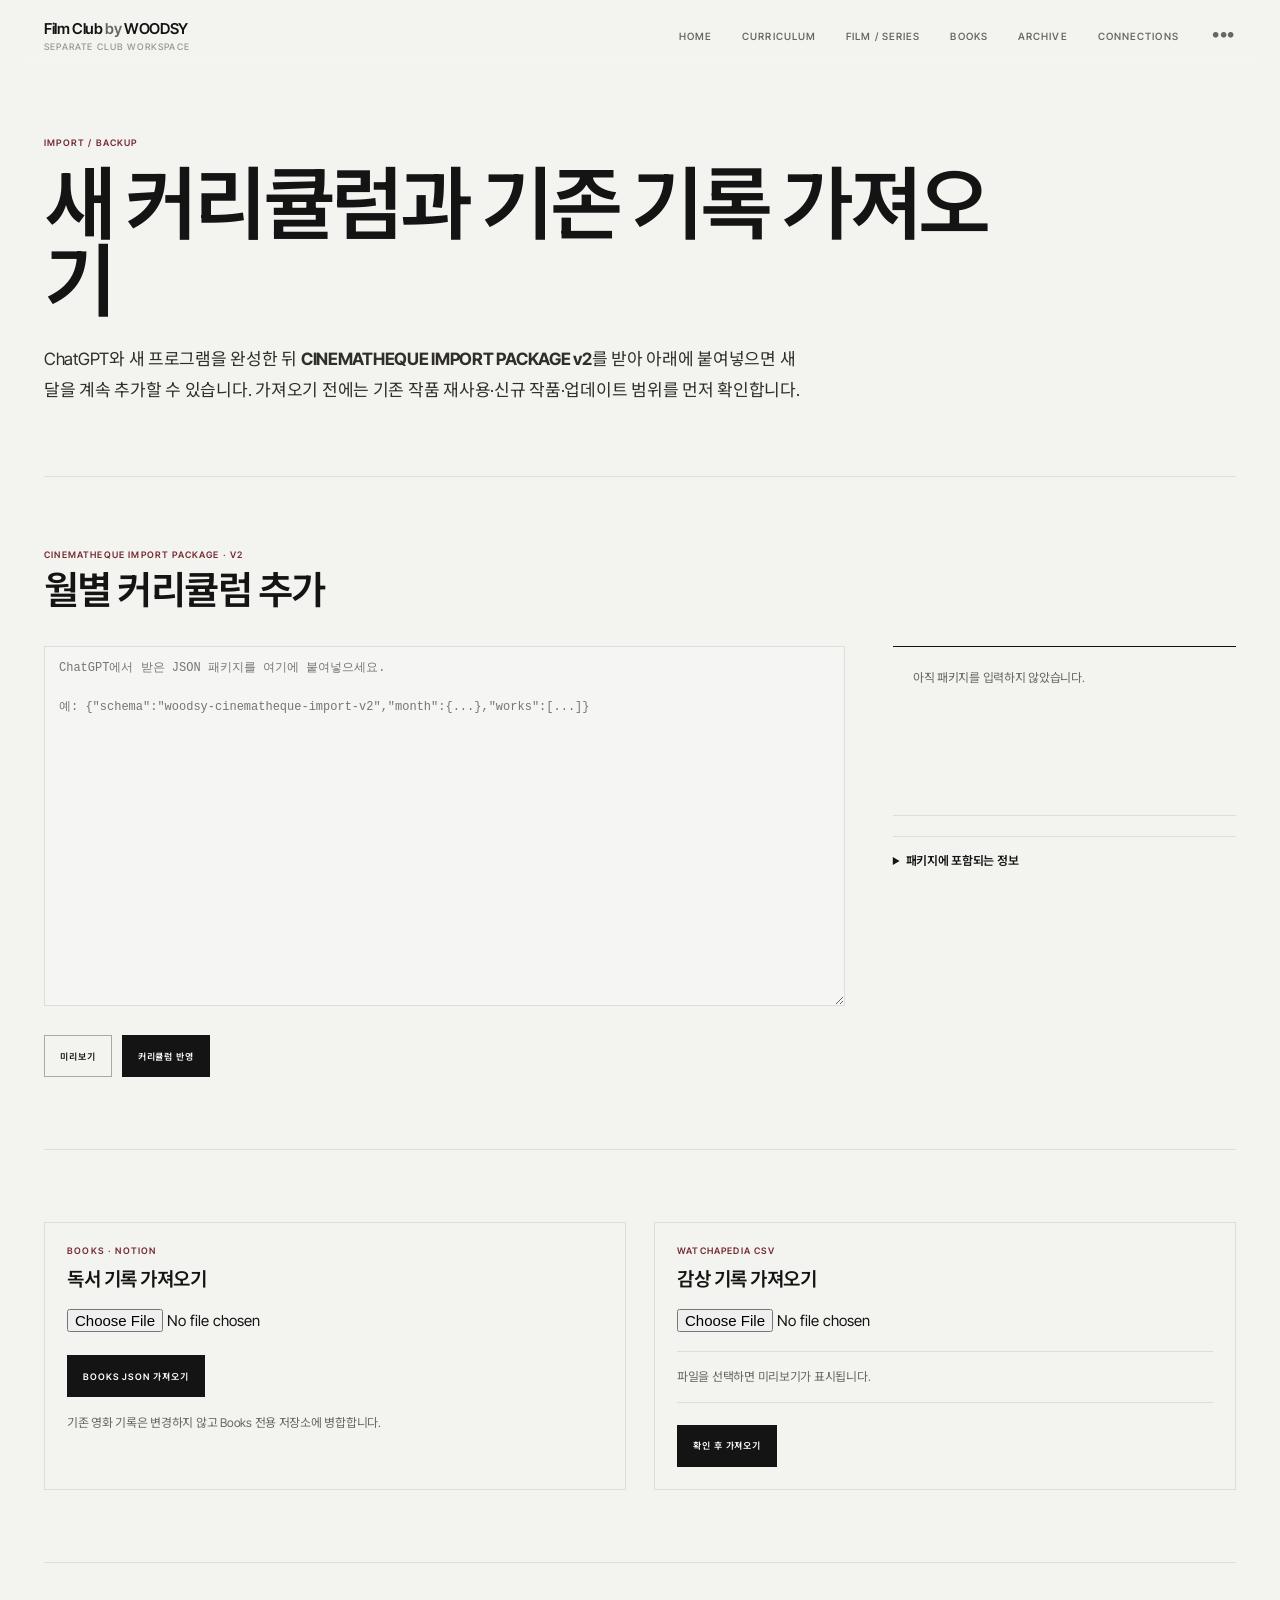
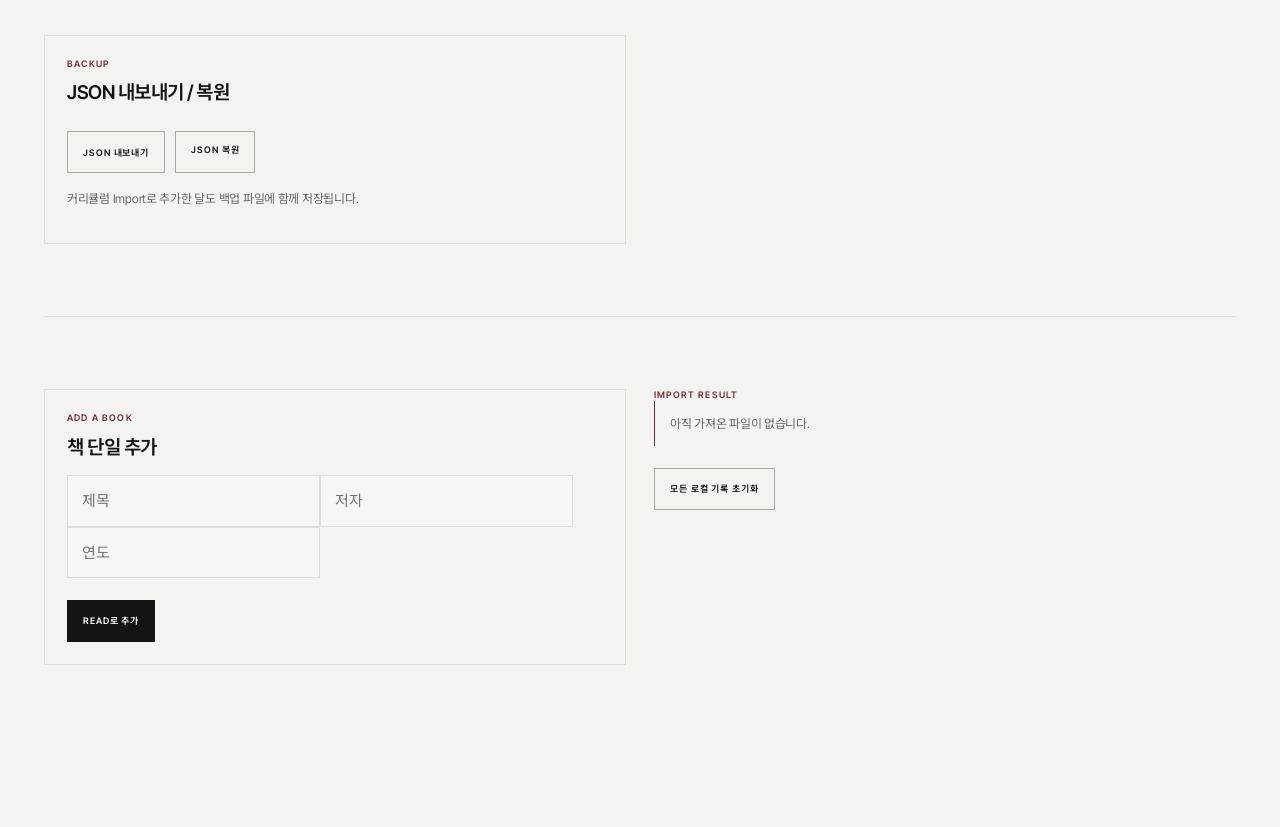
<file: club.html>
<!doctype html>
<html lang="ko">
<head>
  <meta charset="utf-8" />
  <meta name="viewport" content="width=device-width, initial-scale=1" />
  <meta name="theme-color" content="#f3f3f0" />
  <meta http-equiv="Cache-Control" content="no-cache, no-store, must-revalidate" />
  <title>Film Club by WOODSY</title>
  <link rel="preconnect" href="https://fonts.googleapis.com">
  <link rel="preconnect" href="https://fonts.gstatic.com" crossorigin>
  <link href="https://fonts.googleapis.com/css2?family=Inter+Tight:wght@400;500;600;700&family=Noto+Sans+KR:wght@400;500;600;700&display=swap" rel="stylesheet">
  <link rel="stylesheet" href="./styles.css?v=25" />
</head>
<body>
  <div id="app"></div>
  <script>window.CINEMA_SITE_PRESET='club';if(!location.hash)location.hash='#import';</script>
  <script src="./site-config.js?v=25"></script>
  <script src="./data.js?v=25"></script>
  <script src="./curation.js?v=25"></script>
  <script src="./curation-supp.js?v=25"></script>
  <script src="./supp-visuals.js?v=25"></script>
  <script src="./stills.js?v=25"></script>
  <script src="./views-a.js?v=25"></script>
  <script src="./views-b.js?v=25"></script>
  <script src="./actions.js?v=25"></script>
  <script src="./actions-extra.js?v=25"></script>
  <script src="./curriculum-import.js?v=25"></script>
  <script src="./events.js?v=25"></script>
  <script src="./events-extra.js?v=25"></script>
</body>
</html>
</file>
<file: styles.css>
:root{
  --bg:#f6f1e7;
  --paper:#fbf8f1;
  --ink:#171614;
  --soft:#6e6961;
  --muted:#8f887f;
  --line:#d8d0c3;
  --line-strong:#8f887f;
  --accent:#8a2c2c;
  --wash:#ece5d9;
}
*{box-sizing:border-box}
html{scroll-behavior:smooth}
body{
  margin:0;background:var(--bg);color:var(--ink);
  font-family:"Noto Sans KR","Apple SD Gothic Neo","Malgun Gothic",system-ui,sans-serif;
  font-size:15px;line-height:1.72;letter-spacing:-.01em;
  -webkit-font-smoothing:antialiased;
}
::selection{background:var(--accent);color:#fff}
a{color:inherit;text-decoration:none}
button,input,select,textarea{font:inherit;color:inherit}
button{cursor:pointer}
.shell{max-width:1180px;margin:0 auto;padding:0 40px 90px}

/* chrome */
.topbar{
  position:sticky;top:0;z-index:30;background:rgba(246,241,231,.95);
  backdrop-filter:blur(10px);border-bottom:1px solid var(--line);
}
.topbar-inner{
  max-width:1180px;margin:0 auto;padding:18px 40px;display:flex;
  gap:28px;align-items:center;justify-content:space-between;
}
.brand{font-size:16px;font-weight:650;letter-spacing:-.03em;line-height:1.2}
.brand small{
  display:block;margin-top:5px;color:var(--soft);font-size:10px;font-weight:500;
  letter-spacing:.18em;text-transform:uppercase;
}
.nav{display:flex;gap:27px;align-items:center;flex-wrap:wrap}
.nav a{
  border:0;background:none;padding:5px 0;color:var(--soft);
  font-size:10px;font-weight:600;letter-spacing:.18em;text-transform:uppercase;
  transition:color .18s ease;
}
.nav a.active,.nav a:hover{color:var(--accent)}
.mobile-nav{display:none}

/* type */
h1,h2,h3,p{margin-top:0}
h1{
  max-width:1000px;margin:18px 0 24px;
  font-size:clamp(38px,6.2vw,82px);font-weight:700;
  line-height:.97;letter-spacing:-.055em;
}
h2{
  margin:10px 0 18px;font-size:clamp(26px,3.2vw,46px);
  font-weight:650;line-height:1.08;letter-spacing:-.04em;
}
h3{margin:8px 0 12px;font-size:19px;font-weight:650;letter-spacing:-.025em}
.eyebrow{
  font-size:10px;line-height:1.25;font-weight:650;letter-spacing:.18em;
  text-transform:uppercase;color:var(--soft);
}
.section>.eyebrow,.card>.eyebrow,.feature-copy>.eyebrow,.detail-copy>.eyebrow{color:var(--accent)}
.lede{max-width:760px;color:#302e2a;font-size:17px;line-height:1.8}
.program-note{max-width:760px;color:var(--soft);font-size:14px;line-height:1.95}
.muted{color:var(--soft)}.small{font-size:12px}.empty{padding:28px 0;color:var(--soft)}

/* page rhythm */
.hero{padding:64px 0 54px;border-bottom:1px solid var(--line)}
.section{padding:54px 0;border-bottom:1px solid var(--line)}
.section-head{
  display:flex;justify-content:space-between;align-items:flex-end;gap:24px;margin-bottom:30px;
}
.section-head h2{margin-bottom:0}
.grid{display:grid;gap:28px}
.grid.two{grid-template-columns:repeat(2,minmax(0,1fr))}
.grid.three{grid-template-columns:repeat(3,minmax(0,1fr))}
.rule-top{border-top:1px solid var(--line)}
.rule-bottom{border-bottom:1px solid var(--line)}

/* month + progress */
.month-switch{display:flex;gap:8px;flex-wrap:wrap;margin-top:30px}
.month-switch button,.pill{
  min-height:38px;border:1px solid var(--line);background:transparent;border-radius:0;
  padding:8px 12px;color:var(--soft);font-size:10px;font-weight:600;
  letter-spacing:.12em;text-transform:uppercase;transition:all .18s ease;
}
.month-switch button:hover{border-color:var(--line-strong);color:var(--ink)}
.month-switch button.active,.pill.active{background:var(--ink);color:#fff;border-color:var(--ink)}
.progress-wrap{margin-top:34px;max-width:620px}
.progress-meta{
  display:flex;justify-content:space-between;margin-bottom:10px;color:var(--soft);
  font-size:10px;font-weight:600;letter-spacing:.16em;text-transform:uppercase;
}
.progress{height:4px;background:var(--wash);overflow:hidden}
.progress span{display:block;height:100%;background:var(--accent);transition:width .25s ease}

/* actions */
.btn,.complete-btn{
  min-height:44px;border:1px solid var(--ink);border-radius:0;background:var(--ink);color:#fff;
  padding:10px 16px;font-size:10px;font-weight:650;letter-spacing:.13em;text-transform:uppercase;
  transition:all .18s ease;
}
.btn:hover,.complete-btn:hover{background:var(--accent);border-color:var(--accent)}
.btn.secondary,.complete-btn:not(.done){
  background:transparent;color:var(--ink);border-color:var(--line-strong);
}
.btn.secondary:hover,.complete-btn:not(.done):hover{color:var(--accent);border-color:var(--accent);background:transparent}
.complete-btn.done{background:var(--ink);color:#fff}
.actions{display:flex;gap:10px;flex-wrap:wrap;margin-top:22px}
.link-button{
  border:0;background:none;padding:0;color:var(--soft);font-size:10px;font-weight:650;
  letter-spacing:.16em;text-transform:uppercase;text-decoration:underline;
  text-decoration-thickness:1px;text-underline-offset:4px;text-decoration-color:var(--line-strong);
}
.link-button:hover{color:var(--accent);text-decoration-color:var(--accent)}

/* stills / typographic visuals */
.visual{
  position:relative;overflow:hidden;aspect-ratio:16/9;min-height:0;
  background:#24211e;color:#fff;display:flex;flex-direction:column;justify-content:space-between;
}
.visual-fallback{padding:24px;background:linear-gradient(135deg,#292724,#4e4942)}
.visual-fallback .visual-top{
  display:flex;justify-content:space-between;gap:12px;color:rgba(255,255,255,.7);
}
.visual-fallback .glyph{font-size:clamp(24px,5vw,60px);font-weight:700;line-height:1}
.visual-fallback .big{
  max-width:80%;font-size:clamp(26px,4.1vw,48px);font-weight:700;
  line-height:1.02;letter-spacing:-.05em;
}
.visual-still{background:#1a1917}
.visual-still>img{
  position:absolute;inset:0;width:100%;height:100%;display:block;object-fit:cover;
}
.still-credit{
  position:absolute;right:12px;bottom:10px;z-index:2;margin:0;
  color:rgba(255,255,255,.75);font-size:9px;letter-spacing:.11em;text-transform:uppercase;
  text-shadow:0 1px 6px rgba(0,0,0,.4);
}
.work-thumb{
  position:relative;overflow:hidden;width:120px;aspect-ratio:16/9;background:#2c2925;
}
.work-thumb img{position:absolute;inset:0;z-index:1;width:100%;height:100%;object-fit:cover;display:block}
.work-thumb-fallback{
  position:absolute;inset:0;z-index:0;width:100%;height:100%;display:flex;align-items:flex-end;padding:9px;
  color:#fff;background:linear-gradient(135deg,#302c28,#6b6258);
}
.work-thumb-fallback span{
  display:-webkit-box;-webkit-box-orient:vertical;-webkit-line-clamp:2;overflow:hidden;
  font-size:10px;font-weight:650;line-height:1.25;letter-spacing:-.02em;
}

/* home feature */
.feature-grid{
  display:grid;grid-template-columns:minmax(0,1fr) minmax(0,1.15fr);gap:56px;align-items:start;
}
.feature-copy h2{margin-top:14px}
.feature-meta{
  color:var(--soft);font-size:12px;line-height:1.7;font-style:italic;
}
.feature-note{margin-top:28px;max-width:620px;color:var(--ink);font-size:14px;line-height:1.9}
.feature-kv{
  display:grid;grid-template-columns:100px 1fr;gap:12px;padding:10px 0;border-top:1px solid var(--line);
  font-size:12px;
}
.feature-kv:last-child{border-bottom:1px solid var(--line)}
.feature-kv span{color:var(--soft);font-size:10px;letter-spacing:.13em;text-transform:uppercase}

/* lists */
.work-row{
  display:grid;grid-template-columns:34px 120px minmax(0,1fr) auto;gap:24px;
  padding:24px 0;border-top:1px solid var(--line);align-items:center;
}
.work-row:last-child{border-bottom:1px solid var(--line)}
.index{align-self:start;padding-top:2px;color:var(--accent);font-size:10px;font-variant-numeric:tabular-nums}
.work-title{font-size:21px;font-weight:650;letter-spacing:-.028em;line-height:1.35}
.work-title:hover{color:var(--accent)}
.work-meta{margin-top:4px;color:var(--soft);font-size:11px}
.chips{display:flex;flex-wrap:wrap;gap:7px;margin-top:12px}
.chip,.status-badge{
  display:inline-flex;align-items:center;min-height:28px;border:1px solid var(--line);border-radius:0;
  padding:4px 8px;color:var(--soft);font-size:9px;font-weight:600;letter-spacing:.08em;text-transform:uppercase;
}
.status-badge.revisit{border-color:var(--accent);color:var(--accent)}

/* cards */
.card{border-top:1px solid var(--ink);padding-top:18px}
.card.soft,.filebox{
  border:1px solid var(--line);background:rgba(255,255,255,.18);padding:22px;
}
.supp-card .work-thumb{width:100%;margin-bottom:18px}
.supp-card h3{font-size:18px}
.notice{
  border-left:2px solid var(--accent);padding:12px 15px;background:rgba(138,44,44,.04);
  color:var(--soft);font-size:12px;line-height:1.75;
}

/* detail */
.detail-intro{padding:34px 0 0}
.detail-layout{
  display:grid;grid-template-columns:minmax(0,5fr) minmax(0,7fr);gap:56px;
  align-items:start;padding:38px 0 56px;
}
.detail-copy h1{
  margin:14px 0 12px;font-size:clamp(38px,5vw,66px);line-height:.98;letter-spacing:-.05em;
}
.detail-original{margin-bottom:26px;color:var(--soft);font-size:16px;font-style:italic}
.detail-meta{
  display:grid;grid-template-columns:repeat(3,minmax(0,1fr));gap:0;border-top:1px solid var(--line);
  padding-top:20px;margin-top:26px;
}
.detail-meta>div{padding-right:18px}
.detail-meta dt{color:var(--soft);font-size:9px;font-weight:650;letter-spacing:.14em;text-transform:uppercase}
.detail-meta dd{margin:5px 0 0;font-size:12px}
.kv{
  display:grid;grid-template-columns:125px 1fr;gap:12px;padding:10px 0;border-top:1px solid var(--line);font-size:12px;
}
.kv:last-child{border-bottom:1px solid var(--line)}
.kv span{color:var(--soft);font-size:9px;letter-spacing:.13em;text-transform:uppercase}
.detail-section-grid{display:grid;grid-template-columns:1fr 1fr;gap:58px}
.connections-grid{display:grid;grid-template-columns:repeat(3,minmax(0,1fr));gap:22px}
.connection-card{border-top:1px solid var(--line);padding-top:14px}
.connection-card .work-thumb{width:100%}
.connection-card strong{display:block;margin-top:12px;font-size:13px}
.backlink{
  display:inline-block;color:var(--soft);font-size:10px;font-weight:650;letter-spacing:.16em;text-transform:uppercase;
  text-decoration:underline;text-underline-offset:4px;text-decoration-color:var(--line-strong);
}
.backlink:hover{color:var(--accent);text-decoration-color:var(--accent)}

/* forms/library */
textarea,.search,.select{
  border:1px solid var(--line);border-radius:0;background:transparent;padding:12px 14px;outline:none;
}
textarea{width:100%;min-height:150px;resize:vertical;line-height:1.75}
textarea:focus,.search:focus,.select:focus{border-color:var(--line-strong)}
.toolbar{display:flex;gap:9px;flex-wrap:wrap;margin:22px 0}
.search{flex:1;min-width:230px;min-height:44px}
.select{min-height:44px;background:var(--paper)}
.library-list{display:grid}
.library-row{
  display:grid;grid-template-columns:1.5fr .7fr .5fr .5fr;gap:18px;padding:14px 0;
  border-top:1px solid var(--line);font-size:12px;
}
.library-row.header{color:var(--soft);font-size:9px;font-weight:650;letter-spacing:.13em;text-transform:uppercase}
.library-row:last-child{border-bottom:1px solid var(--line)}

/* notes */
.notes-list .note-item{
  display:grid;grid-template-columns:280px minmax(0,1fr);gap:38px;padding:26px 0;border-top:1px solid var(--line);
}
.notes-list .note-item:last-child{border-bottom:1px solid var(--line)}
.note-item strong{font-size:16px}
.note-item .small{font-size:13px;line-height:1.8}

/* map */
.mapbox{
  position:relative;min-height:560px;border:1px solid var(--line);background:rgba(251,248,241,.65);overflow:auto;
}
.map-inner{position:relative;min-width:900px;height:560px}
.node{
  position:absolute;transform:translate(-50%,-50%);border:1px solid var(--line-strong);
  background:var(--bg);border-radius:999px;padding:8px 11px;font-size:10px;white-space:nowrap;
}
.node.core{border-color:var(--ink)}
.node.done{background:var(--accent);border-color:var(--accent);color:#fff}
.node.historical{box-shadow:0 0 0 2px rgba(138,44,44,.12)}
.node.concept{background:var(--wash);font-style:italic}
.map-lines{position:absolute;inset:0;width:100%;height:100%;pointer-events:none}
.map-lines line{stroke:#b8afa1;stroke-width:1}

/* archive */
.archive-grid{display:grid;grid-template-columns:repeat(4,minmax(0,1fr));gap:1px;background:var(--line)}
.stamp{background:var(--bg);padding:22px;min-height:170px}
.stamp.unlocked{background:var(--paper)}
.stamp .count{margin:18px 0 8px;font-size:38px;font-weight:650;letter-spacing:-.05em}
.footer{padding:42px 0;color:var(--soft);font-size:11px}

/* admin */
.admin-panel{border-top:1px solid var(--ink);padding-top:18px}
.admin-panel .select{width:100%;margin:0 0 12px}
.admin-label{
  display:block;margin-top:16px;color:var(--accent);font-size:10px;font-weight:650;
  letter-spacing:.1em;text-transform:uppercase;
}
.admin-label .search,.admin-label .select,.admin-label textarea{
  display:block;width:100%;margin-top:7px;color:var(--ink);font-weight:400;letter-spacing:0;text-transform:none;
}
.admin-preview{margin-top:22px}

@media(max-width:900px){
  .shell{padding:0 22px 70px}
  .topbar-inner{padding:16px 22px}
  .nav{display:none}
  .mobile-nav{
    display:flex;overflow:auto;gap:18px;padding:10px 22px;border-bottom:1px solid var(--line);background:var(--bg);
  }
  .mobile-nav a{
    flex:0 0 auto;color:var(--soft);font-size:9px;font-weight:650;letter-spacing:.14em;text-transform:uppercase;
  }
  .mobile-nav a.active{color:var(--accent)}
  .feature-grid,.detail-layout,.detail-section-grid,.grid.two,.grid.three{grid-template-columns:1fr}
  .feature-grid,.detail-layout{gap:32px}
  .detail-layout{padding-top:28px}
  .archive-grid{grid-template-columns:repeat(2,1fr)}
  .work-row{grid-template-columns:32px minmax(0,1fr);gap:14px}
  .work-row .work-thumb{display:none}
  .work-row>.complete-btn{grid-column:2;justify-self:start}
  .notes-list .note-item{grid-template-columns:1fr;gap:8px}
  .connections-grid{grid-template-columns:repeat(2,minmax(0,1fr))}
  .library-row{grid-template-columns:1fr .55fr}
  .library-row>*:nth-child(3),.library-row>*:nth-child(4){display:none}
}
@media(max-width:560px){
  .hero{padding:46px 0 38px}
  .section{padding:42px 0}
  h1{font-size:clamp(36px,12vw,58px)}
  .detail-copy h1{font-size:clamp(36px,11vw,54px)}
  .detail-meta{grid-template-columns:1fr 1fr;gap:18px 0}
  .connections-grid{grid-template-columns:1fr}
  .archive-grid{grid-template-columns:1fr}
  .month-switch{gap:6px}
  .month-switch button{font-size:9px}
}


/* Lovable parity refinements */
.accent-label{color:var(--accent)!important}
.unlocked-chip{border-color:var(--accent);color:var(--accent)}
.editorial-block{margin-top:30px}
.viewing-points{list-style:none;margin:18px 0 0;padding:0;display:grid;gap:14px}
.viewing-points li{display:grid;grid-template-columns:30px minmax(0,1fr);gap:14px;align-items:start}
.viewing-points li>span{color:var(--accent);font-size:10px;font-weight:700;letter-spacing:.08em;font-variant-numeric:tabular-nums;padding-top:3px}
.viewing-points li p{margin:0;font-size:13px;line-height:1.85}
.direct-quote{margin:34px 0 0;border-left:2px solid var(--accent);padding:2px 0 2px 20px}
.direct-quote strong{display:block;font-size:clamp(20px,2.2vw,29px);font-weight:700;line-height:1.55;letter-spacing:-.025em}
.direct-quote footer{margin-top:12px;color:var(--accent);font-size:10px;font-weight:650;letter-spacing:.12em;text-transform:uppercase}
.detail-quote{margin-top:0}
.reference-list{list-style:none;margin:16px 0 0;padding:0;display:grid;gap:8px}
.reference-list li{color:var(--soft);font-size:12px;line-height:1.75}
.detail-logline{margin:24px 0 0;max-width:620px;font-size:14px;line-height:1.9}
.supplementary-grid{align-items:start}
.supp-card.text-only{min-width:0;padding:20px 0 24px}
.supp-card.text-only h3{margin-top:12px;word-break:keep-all;overflow-wrap:normal;line-height:1.4}
.supp-card.text-only h3 a{display:inline;word-break:keep-all}
.supp-copy{margin:14px 0 0;color:var(--soft);font-size:13px;line-height:1.8;word-break:keep-all}
.text-connection{padding-top:16px}
.text-connection strong{margin-top:0;font-size:16px;word-break:keep-all}

/* progressive map */
.map-status{display:flex;align-items:baseline;justify-content:space-between;margin-bottom:16px}
.map-status strong{font-size:18px;font-variant-numeric:tabular-nums}
.map-lines .locked-line{stroke:var(--line-strong);opacity:.12;stroke-dasharray:3 4}
.map-lines .active-line{stroke:var(--accent);opacity:.6;stroke-width:1.4}
.node.locked{opacity:.2;border-color:var(--line-strong);color:var(--soft);background:transparent;box-shadow:none;cursor:default}
.node.locked:disabled{cursor:default}
.node.supplementary{border-style:dashed}
.node.done{opacity:1;background:var(--accent);border-color:var(--accent);color:#fff;box-shadow:none}
.node.concept{max-width:190px;white-space:normal;text-align:center;line-height:1.4}
.node.concept.concept-open{opacity:1;background:var(--wash);border-color:var(--accent);color:var(--accent)}
.map-legend{display:flex;flex-wrap:wrap;gap:18px;margin-top:14px;color:var(--soft);font-size:10px;letter-spacing:.08em;text-transform:uppercase}
.legend-dot{display:inline-block;width:8px;height:8px;border-radius:50%;margin-right:6px;vertical-align:-1px}
.done-dot{background:var(--accent)}
.locked-dot{border:1px solid var(--line-strong);opacity:.35}

/* admin gate */
.admin-lock{max-width:520px}
.admin-lock h2{margin-top:12px}
.admin-code{max-width:240px;letter-spacing:.35em;font-size:22px;text-align:center}
.admin-code::placeholder{letter-spacing:0}

@media(max-width:900px){
  .supplementary-grid{grid-template-columns:1fr!important}
  .supp-card.text-only{width:100%;max-width:none}
  .supp-card.text-only h3{font-size:18px;word-break:keep-all}
  .direct-quote strong{font-size:21px}
}
@media(max-width:560px){
  .supp-card.text-only h3{font-size:17px;line-height:1.45;word-break:keep-all}
  .viewing-points li{grid-template-columns:26px minmax(0,1fr);gap:10px}
  .direct-quote{padding-left:16px}
  .direct-quote strong{font-size:19px;line-height:1.6}
}

.fallback-layer{
  position:absolute;inset:0;z-index:0;flex-direction:column;justify-content:space-between;
  padding:24px;color:#fff;background:linear-gradient(135deg,#292724,#4e4942);
}
.fallback-layer .visual-top{display:flex;justify-content:space-between;gap:12px;align-items:flex-start}
.fallback-layer .eyebrow{color:rgba(255,255,255,.7)!important}
.fallback-layer .glyph{font-size:clamp(24px,5vw,60px);font-weight:700;line-height:1}
.fallback-layer .big{max-width:80%;font-size:clamp(26px,4.1vw,48px);font-weight:700;line-height:1.02;letter-spacing:-.05em}
.visual-still>img{z-index:1}
.quote-en{
  margin:12px 0 0;color:var(--soft);font-size:14px;font-weight:500;line-height:1.7;
  letter-spacing:-.01em;font-style:italic;
}
@media(max-width:560px){
  .quote-en{font-size:13px}
}


/* ===== Final editorial edition ===== */
.program-title{font-size:clamp(48px,7vw,88px);line-height:.91;letter-spacing:-.062em;max-width:930px}
.program-title span{display:block}
.program-hero .lede{margin-top:26px;font-size:16px;line-height:1.9;max-width:660px}
.hero-note{margin-top:30px!important}
.hero-links{display:flex;gap:10px;flex-wrap:wrap;margin-top:28px}
.accent-label,.index,.quote-kind,.direct-quote footer,.completed-date{color:var(--accent)!important}
.btn:hover{background:var(--ink);border-color:var(--ink);opacity:.82}
.btn.secondary:hover{background:transparent;color:var(--ink);border-color:var(--ink);opacity:1}
.link-button:hover,.backlink:hover,.work-title:hover,.supp-main h3 a:hover,.connection-card:hover strong{color:var(--accent)}

.mobile-menu-button{display:none;width:44px;height:44px;border:1px solid var(--line-strong);background:transparent;padding:0;align-items:center;justify-content:center;flex-direction:column;gap:5px}
.mobile-menu-button span{width:19px;height:1px;background:var(--ink);display:block}
.mobile-menu{display:none}

.feature-section .section-head{align-items:baseline}
.feature-copy h2{font-size:clamp(34px,4vw,54px)}
.feature-copy .notice{margin-top:24px}
.feature-visual-link{display:block}
.keyword-line{display:flex;flex-wrap:wrap;gap:8px 18px;margin-top:15px;color:var(--soft);font-size:12px}
.keyword-line span{white-space:nowrap}
.direct-quote{margin:40px 0 0;padding-left:24px;max-width:680px}
.direct-quote .quote-kind{margin-bottom:14px}
.direct-quote strong{font-size:clamp(23px,2.6vw,33px);line-height:1.52}
.direct-quote.curator-quote strong{font-size:clamp(21px,2.3vw,29px)}
.quote-original{margin:14px 0 0;font-size:14px;line-height:1.75;color:var(--ink);font-weight:500}
.quote-en{margin-top:8px}
.reference-list li{padding-bottom:6px}

/* core = table of contents, not cards */
.core-list{border-top:1px solid var(--line)}
.work-row{grid-template-columns:30px 28px 104px minmax(0,1fr);gap:16px;padding:18px 0;border-top:0;border-bottom:1px solid var(--line);align-items:center}
.row-check{width:28px;height:28px;border:1px solid var(--line-strong);background:transparent;color:#fff;font-size:12px;padding:0;display:flex;align-items:center;justify-content:center}
.row-check.done{background:var(--accent);border-color:var(--accent)}
.work-row .index{align-self:center;padding:0}
.work-row .work-thumb{width:104px}
.work-row .work-title{font-size:18px;font-weight:600}
.work-row.is-complete .work-title{color:var(--soft);text-decoration:line-through;text-decoration-color:var(--accent);text-decoration-thickness:1px}
.row-submeta{display:flex;align-items:center;gap:10px;margin-top:7px;color:var(--soft);font-size:10px}
.row-submeta .status-badge{min-height:0;padding:0;border:0;color:var(--soft);letter-spacing:.12em}
.row-submeta .status-badge.revisit{color:var(--accent)}
.row-copy{min-width:0}

/* supplementary = footnotes / branches */
.supplementary-list{border-top:1px solid var(--line)}
.supp-entry{display:grid;grid-template-columns:130px minmax(0,1fr) auto;gap:26px;padding:24px 0;border-bottom:1px solid var(--line);align-items:start}
.supp-entry.selected{border-left:2px solid var(--accent);padding-left:18px}
.supp-role{display:flex;flex-direction:column;gap:7px;padding-top:5px}
.supp-main h3{margin:0;font-size:19px;line-height:1.45;word-break:keep-all}
.supp-copy{max-width:680px;margin:10px 0 0}
.supp-actions{display:flex;flex-direction:column;align-items:flex-end;gap:8px}
.text-action{border:0;background:transparent;padding:2px 0;color:var(--soft);font-size:9px;font-weight:650;letter-spacing:.13em;text-transform:uppercase}
.text-action.active{color:var(--accent)}
.memo-reward{display:grid;grid-template-columns:1fr 1fr;gap:64px}
.concept-list{display:flex;flex-direction:column;gap:9px;margin-top:22px;font-size:13px}
.concept-list span:not(.muted){color:var(--accent)}

/* work detail */
.detail-text-marker{aspect-ratio:16/9;border-top:1px solid var(--ink);border-bottom:1px solid var(--line);display:flex;flex-direction:column;justify-content:space-between;padding:22px 0;color:var(--ink)}
.detail-text-marker>span{font-size:clamp(58px,9vw,116px);font-weight:700;letter-spacing:-.07em;line-height:.8;color:var(--wash);-webkit-text-stroke:1px var(--line-strong)}
.availability-note{margin:8px 0 0;color:var(--muted);font-size:10px;letter-spacing:.08em}
.completed-date{font-size:11px;font-weight:650;letter-spacing:.06em;margin-top:16px}
.editorial-detail .detail-section-grid{gap:78px}
.unlock-list{display:flex;flex-direction:column;gap:8px;margin-top:14px;font-size:12px;color:var(--soft)}
.connection-reason{margin:10px 0 0;color:var(--soft);font-size:12px;line-height:1.7}
.text-connection{min-height:150px;border-top-color:var(--accent)}
.note-single{max-width:760px}
.note-date{margin-top:8px}

/* constellation map */
.map-status{align-items:flex-end}
.map-status>div:first-child{display:flex;flex-direction:column;gap:8px}
.map-status>div:first-child strong{font-size:12px;font-weight:500;color:var(--soft);letter-spacing:.08em}
.map-concepts{display:flex;flex-wrap:wrap;justify-content:flex-end;gap:8px 14px;color:var(--accent);font-size:10px}
.mapbox.constellation{background:transparent;border-left:0;border-right:0}
.star-node{position:absolute;transform:translate(-50%,-50%);border:0;background:transparent;padding:8px;display:flex;align-items:center;gap:7px;color:var(--ink)}
.star-node i{display:block;width:9px;height:9px;border:1px solid var(--line-strong);background:var(--bg);transition:all .22s ease}
.star-node.core i{border-radius:50%}
.star-node.supplementary i{transform:rotate(45deg);width:8px;height:8px}
.star-node span{font-size:10px;white-space:nowrap;opacity:0;transform:translateY(2px);transition:opacity .2s ease}
.star-node.revealed i{background:var(--accent);border-color:var(--accent)}
.star-node.revealed span{opacity:1}
.star-node.locked{opacity:.32}
.star-node:disabled{cursor:default}
.map-lines .locked-line{opacity:.055;stroke-dasharray:none}
.map-lines .active-line{stroke:var(--accent);opacity:.55;stroke-width:1}
.constellation-center{position:absolute;transform:translate(-50%,-50%);width:180px;text-align:center;color:var(--soft);font-size:10px;font-style:italic;line-height:1.5;pointer-events:none}
.map-legend{justify-content:flex-end}

/* archive = index / finished book */
.archive-chapters{padding-top:18px}
.archive-chapter{display:grid;grid-template-columns:minmax(280px,.72fr) minmax(0,1.28fr);gap:68px;padding:64px 0;border-bottom:1px solid var(--line);opacity:.72}
.archive-chapter.complete{opacity:1}
.archive-chapter header{position:relative}
.chapter-number{position:absolute;right:0;top:0;color:var(--line-strong);font-size:10px;letter-spacing:.16em}
.archive-chapter header h2{font-size:clamp(31px,4vw,55px);margin-top:18px}
.archive-chapter header>p{max-width:430px;color:var(--soft);font-size:14px;line-height:1.85}
.chapter-progress{display:flex;align-items:baseline;gap:12px;margin-top:28px}
.chapter-progress strong{font-size:32px;letter-spacing:-.05em}
.chapter-progress span{font-size:9px;letter-spacing:.14em;color:var(--soft)}
.archive-chapter.complete .chapter-progress strong,.archive-chapter.complete .chapter-progress span{color:var(--accent)}
.chapter-body{display:grid;grid-template-columns:1fr 1fr;gap:32px 40px}
.chapter-body section{border-top:1px solid var(--line);padding-top:14px}
.archive-work-list{list-style:none;padding:0;margin:14px 0 0}
.archive-work-list li{display:flex;justify-content:space-between;gap:20px;padding:7px 0;font-size:12px}
.archive-work-list li span{color:var(--muted);font-size:10px;white-space:nowrap}
.chapter-branches{display:flex;flex-direction:column;gap:8px;margin-top:14px;font-size:12px}
.chapter-note{grid-column:1/-1}
.chapter-note p{margin:14px 0 0;white-space:pre-wrap;font-size:13px;line-height:1.8;color:var(--soft)}

/* notes/import/admin */
.note-preview{font-size:13px;line-height:1.85;color:var(--soft)}
.import-preview{margin-top:18px;padding:14px 0;border-top:1px solid var(--line);border-bottom:1px solid var(--line);font-size:12px;line-height:1.8;color:var(--soft)}
.import-preview.error{color:var(--accent)}
.admin-grid{display:grid;grid-template-columns:1fr 1fr;gap:0 24px}
.admin-subsection{margin-top:34px;padding-top:22px;border-top:1px solid var(--line)}
.admin-panel>h2{margin-bottom:24px}

/* mobile is a separate edit, not a scaled desktop */
@media(max-width:900px){
  .nav,.mobile-nav{display:none!important}
  .mobile-menu-button{display:flex}
  .mobile-menu{display:none;border-top:1px solid var(--line);background:var(--bg)}
  .mobile-menu.open{display:block}
  .mobile-menu a{display:block;padding:15px 22px;border-bottom:1px solid var(--line);font-size:10px;font-weight:650;letter-spacing:.17em;color:var(--soft)}
  .mobile-menu a.active{color:var(--accent)}
  .program-title{font-size:clamp(42px,11.5vw,68px);line-height:.94}
  .program-hero .lede{font-size:15px}
  .feature-grid{gap:28px}
  .feature-copy h2{font-size:34px}
  .work-row{grid-template-columns:28px 27px minmax(0,1fr);gap:11px;padding:16px 0}
  .work-row .row-thumb-link{display:none}
  .work-row .work-title{font-size:16px}
  .work-row .work-meta{white-space:nowrap;overflow:hidden;text-overflow:ellipsis}
  .supp-entry{grid-template-columns:92px minmax(0,1fr);gap:14px;padding:20px 0}
  .supp-actions{grid-column:2;flex-direction:row;align-items:center;justify-content:flex-start}
  .memo-reward{grid-template-columns:1fr;gap:50px}
  .archive-chapter{grid-template-columns:1fr;gap:34px;padding:48px 0}
  .chapter-body{grid-template-columns:1fr}
  .chapter-note{grid-column:auto}
  .admin-grid{grid-template-columns:1fr}
  .map-status{align-items:flex-start;gap:22px}
  .map-concepts{justify-content:flex-start}
  .star-node span{font-size:9px;max-width:90px;white-space:normal;line-height:1.2}
  .editorial-detail .detail-section-grid{gap:42px}
}
@media(max-width:560px){
  .shell{padding-left:18px;padding-right:18px}
  .topbar-inner{padding-left:18px;padding-right:18px}
  .hero{padding-top:40px}
  .program-title{font-size:clamp(39px,12.2vw,58px)}
  .section{padding:40px 0}
  .section-head{margin-bottom:22px}
  .feature-visual-link .visual{margin-left:-18px;width:calc(100% + 36px);aspect-ratio:16/10}
  .direct-quote{margin-left:-2px;padding-left:16px}
  .direct-quote strong{font-size:20px}
  .supp-role{padding-top:3px}
  .supp-entry.selected{padding-left:10px}
  .mapbox.constellation{margin-left:-18px;width:calc(100% + 36px)}
}


/* ===== Curriculum import + supplementary detail visuals ===== */
.import-package-grid{
  display:grid;grid-template-columns:minmax(0,1.4fr) minmax(280px,.6fr);
  gap:48px;align-items:start;
}
.package-textarea{
  min-height:360px;font-family:ui-monospace,SFMono-Regular,Menlo,Consolas,monospace;
  font-size:12px;line-height:1.65;background:rgba(255,255,255,.16);
}
.package-preview{margin-top:0;min-height:170px;padding:20px;border-top:1px solid var(--ink);border-bottom:1px solid var(--line)}
.package-stats{display:grid;grid-template-columns:repeat(2,minmax(0,1fr));gap:10px 18px;margin:20px 0}
.package-stats span{display:flex;justify-content:space-between;gap:10px;border-bottom:1px solid var(--line);padding-bottom:7px;font-size:9px;letter-spacing:.1em;color:var(--soft)}
.package-stats b{color:var(--accent);font-size:12px}
.package-help{margin-top:20px;border-top:1px solid var(--line);padding-top:14px;color:var(--soft);font-size:12px}
.package-help summary{cursor:pointer;color:var(--ink);font-weight:600}
.package-help p{margin:12px 0 0;line-height:1.8}

.detail-cover-visual{
  position:relative;overflow:hidden;aspect-ratio:16/9;min-height:0;
  display:flex;align-items:center;justify-content:center;
  background:var(--wash);border-top:1px solid var(--line);border-bottom:1px solid var(--line);
  padding:24px 54px;
}
.detail-cover-visual>img{
  position:relative;z-index:1;display:block;max-width:72%;max-height:100%;
  width:auto;height:100%;object-fit:contain;
  box-shadow:0 10px 28px rgba(23,22,20,.12);
}
.detail-cover-visual .still-credit{color:rgba(23,22,20,.58);text-shadow:none}
.supplementary-still{aspect-ratio:16/9}
.supp-fallback{background:linear-gradient(135deg,#292724,#4e4942)}
.supp-fallback .glyph{font-size:clamp(18px,3vw,40px);letter-spacing:-.04em}

@media(max-width:900px){
  .import-package-grid{grid-template-columns:1fr;gap:28px}
  .package-textarea{min-height:300px}
  .detail-cover-visual{padding:22px 46px}
  .detail-cover-visual>img{max-width:68%}
}
@media(max-width:560px){
  .package-textarea{min-height:320px;font-size:11px}
  .package-stats{grid-template-columns:1fr}
  .detail-cover-visual{aspect-ratio:16/10;padding:18px 42px}
  .detail-cover-visual>img{max-width:70%}
}


/* ===== Modern image-led cinematheque v23 ===== */
:root{
  --bg:#f3f3f0;
  --paper:#ffffff;
  --ink:#141414;
  --soft:#666662;
  --muted:#96968f;
  --line:#deded8;
  --line-strong:#aaa9a1;
  --accent:#762c34;
  --wash:#e9e9e4;
}
body{
  background:var(--bg);
  font-family:"Inter Tight","Noto Sans KR","Apple SD Gothic Neo","Malgun Gothic",system-ui,sans-serif;
  font-size:15px;line-height:1.68;letter-spacing:-.018em;
}
.shell{max-width:1280px;padding-left:44px;padding-right:44px}
.topbar{background:rgba(243,243,240,.92);border-bottom:0}
.topbar-inner{max-width:1280px;padding:20px 44px}
.brand{font-size:15px;font-weight:600;letter-spacing:-.025em}
.brand small{margin-top:4px;font-size:9px;letter-spacing:.13em;color:var(--muted)}
.primary-nav{gap:30px}
.nav a{font-size:10px;font-weight:550;letter-spacing:.11em}
.nav a.active{color:var(--ink)}
.nav a.active:after{content:"";display:block;height:1px;background:var(--accent);margin-top:5px}
.utility-menu{position:relative}
.utility-menu summary{list-style:none;cursor:pointer;color:var(--soft);font-size:18px;line-height:1;padding:0 2px 5px}
.utility-menu summary::-webkit-details-marker{display:none}
.utility-popover{
  position:absolute;right:0;top:28px;min-width:150px;padding:8px 0;background:var(--paper);
  border:1px solid var(--line);box-shadow:0 12px 32px rgba(0,0,0,.08);z-index:50;
}
.utility-popover a{display:block;padding:10px 14px;font-size:9px}
.utility-popover a.active:after{display:none}

h1{font-weight:600}
h2{font-weight:600}
h3{font-weight:600}
.eyebrow{font-size:9px;font-weight:600;letter-spacing:.13em}
.accent-label{color:var(--accent)!important}
.section{padding:72px 0;border-bottom:0}
.section+.section{border-top:1px solid var(--line)}
.section-head{margin-bottom:34px}
.section-head h2{font-size:clamp(28px,3vw,40px)}
.btn,.complete-btn{
  min-height:42px;padding:10px 15px;border-color:var(--ink);font-size:9px;font-weight:600;letter-spacing:.1em;
}
.btn.secondary{border-color:var(--line-strong)}
.link-button{font-size:9px;letter-spacing:.1em;text-decoration:none}
.link-button:hover{text-decoration:none}

/* Home: image first, text second */
.home-editorial-hero{padding:30px 0 68px}
.home-hero-visual{display:block}
.home-hero-visual .visual{aspect-ratio:2.12/1;background:#111}
.home-hero-visual .still-credit{right:14px;bottom:12px}
.home-program-grid{
  display:grid;grid-template-columns:minmax(0,1.55fr) minmax(300px,.65fr);
  gap:72px;align-items:start;padding-top:34px;
}
.home-program-grid .program-title{
  margin:12px 0 0;max-width:820px;font-size:clamp(52px,6.8vw,92px);line-height:.9;letter-spacing:-.066em;
}
.home-program-copy{padding-top:5px}
.home-program-copy .lede{font-size:18px;line-height:1.55;margin-bottom:18px;color:var(--ink)}
.home-program-copy .hero-note{
  margin:0!important;max-width:440px;font-size:13px;line-height:1.85;color:var(--soft);
  display:-webkit-box;-webkit-line-clamp:5;-webkit-box-orient:vertical;overflow:hidden;
}
.home-program-copy .hero-links{align-items:center;margin-top:24px}
.home-program-controls{
  display:grid;grid-template-columns:minmax(0,1fr) minmax(300px,.65fr);gap:72px;align-items:end;margin-top:38px;
}
.home-program-controls .month-switch{margin-top:0}
.home-program-controls .progress-wrap{margin-top:0;max-width:none}
.month-switch{gap:6px}
.month-switch button,.pill{
  min-height:34px;padding:7px 10px;border-color:transparent;background:transparent;font-size:9px;letter-spacing:.08em;
}
.month-switch button:hover{border-color:var(--line)}
.month-switch button.active,.pill.active{background:var(--ink);border-color:var(--ink)}
.progress{height:2px;background:#d8d8d2}
.progress span{background:var(--accent)}

/* This week's text: editorial, no duplicate hero image */
.weekly-editorial{padding-top:64px}
.weekly-editorial .section-head{align-items:flex-end}
.weekly-editorial .section-head h2{margin-top:9px;font-size:clamp(34px,4.3vw,58px)}
.weekly-grid{display:grid;grid-template-columns:minmax(0,.9fr) minmax(0,1.1fr);gap:88px}
.weekly-logline{max-width:560px;margin:24px 0 0;font-size:18px;line-height:1.75;letter-spacing:-.025em}
.library-connection{margin-top:28px;color:var(--accent);font-size:9px;font-weight:600;letter-spacing:.1em}
.compact-editorial{margin-top:0}
.compact-editorial .viewing-points{margin-top:14px}
.weekly-actions{margin-top:24px}

/* Core films: large stills, minimal metadata */
.core-list{border-top:0}
.work-row{
  grid-template-columns:30px 34px 190px minmax(0,1fr);gap:22px;padding:24px 0;
  border-bottom:1px solid var(--line);
}
.work-row:first-child{border-top:1px solid var(--line)}
.work-row .work-thumb{width:190px;aspect-ratio:16/9}
.work-row .work-title{font-size:23px;font-weight:600;line-height:1.22}
.work-row .work-meta{margin-top:7px;font-size:12px}
.work-row .index{font-size:9px;color:var(--muted)!important}
.row-check{width:30px;height:30px;border-color:var(--line-strong)}
.row-check.done{background:var(--ink);border-color:var(--ink)}
.row-submeta{margin-top:9px}
.row-submeta .status-badge{font-size:8px;letter-spacing:.08em}
.work-row.is-complete{opacity:.58}
.work-row.is-complete .work-title{text-decoration:none;color:var(--soft)}

/* Supplementary content becomes visual shelves */
.supplementary-modern{overflow:hidden}
.supp-group+.supp-group{margin-top:58px}
.supp-group-head{
  display:flex;justify-content:space-between;align-items:center;padding-bottom:12px;border-bottom:1px solid var(--ink);
  font-size:9px;font-weight:600;letter-spacing:.12em;color:var(--soft);
}
.series-shelf{
  display:grid;grid-template-columns:repeat(2,minmax(0,1fr));gap:34px;margin-top:24px;
}
.book-shelf{
  display:grid;grid-template-columns:repeat(5,minmax(0,1fr));gap:24px;margin-top:24px;align-items:start;
}
.supp-card-modern{min-width:0}
.supp-card-visual{display:block}
.supp-card-modern.series .supplementary-still,
.supp-card-modern.series .detail-text-marker{aspect-ratio:16/9}
.supp-card-modern.book .detail-cover-visual{
  aspect-ratio:3/4;padding:24px 18px;background:#e7e7e2;border:0;
}
.supp-card-modern.book .detail-cover-visual>img{
  width:auto;height:auto;max-height:92%;max-width:86%;box-shadow:0 12px 26px rgba(0,0,0,.12);
}
.supp-card-modern.book .detail-cover-visual .still-credit{display:none}
.supp-card-meta{padding-top:15px}
.supp-card-kicker{display:flex;justify-content:space-between;color:var(--muted);font-size:8px;font-weight:600;letter-spacing:.11em}
.supp-card-modern h3{margin:8px 0 4px;font-size:18px;line-height:1.35}
.supp-card-modern.book h3{font-size:16px}
.supp-card-modern .work-meta{font-size:10px;line-height:1.55}
.supp-card-modern .supp-copy{
  display:-webkit-box;-webkit-box-orient:vertical;-webkit-line-clamp:3;overflow:hidden;
  margin-top:10px;font-size:12px;line-height:1.7;
}
.supp-card-modern.book .supp-copy{-webkit-line-clamp:2;font-size:11px}
.supp-card-actions{display:flex;gap:15px;margin-top:13px}
.supp-card-modern.selected .supp-card-meta{box-shadow:inset 2px 0 0 var(--accent);padding-left:12px}
.text-action{font-size:8px;letter-spacing:.09em}

/* Detail and utility screens: cleaner paperless surfaces */
.card.soft,.filebox{background:transparent;border-color:var(--line)}
.notice{background:transparent;border-left:1px solid var(--accent)}
textarea,.search,.select{background:rgba(255,255,255,.22);border-color:var(--line)}
.mapbox{background:transparent}
.archive-chapter{border-bottom:1px solid var(--line)}
.footer{border-top:1px solid var(--line);padding-top:28px}

/* Mobile */
.mobile-menu-divider{height:1px;background:var(--line);margin:6px 22px}
@media(max-width:1000px){
  .book-shelf{grid-template-columns:repeat(3,minmax(0,1fr))}
}
@media(max-width:900px){
  .shell{padding-left:22px;padding-right:22px}
  .topbar-inner{padding-left:22px;padding-right:22px}
  .home-program-grid,.home-program-controls,.weekly-grid{grid-template-columns:1fr;gap:28px}
  .home-program-controls{margin-top:30px}
  .home-program-copy{max-width:680px}
  .home-hero-visual .visual{aspect-ratio:16/9}
  .series-shelf{grid-template-columns:1fr}
  .work-row{grid-template-columns:28px 28px 150px minmax(0,1fr);gap:14px}
  .work-row .row-thumb-link{display:block}
  .work-row .work-thumb{width:150px}
  .utility-menu{display:none}
}
@media(max-width:620px){
  .home-editorial-hero{padding-top:18px;padding-bottom:50px}
  .home-hero-visual{margin-left:-22px;width:calc(100% + 44px)}
  .home-program-grid{padding-top:26px}
  .home-program-grid .program-title{font-size:clamp(42px,13vw,62px)}
  .home-program-copy .lede{font-size:16px}
  .book-shelf{grid-template-columns:repeat(2,minmax(0,1fr));gap:22px 16px}
  .work-row{grid-template-columns:28px 24px minmax(0,1fr);gap:10px;padding:18px 0}
  .work-row .row-thumb-link{grid-column:3;width:100%;margin-bottom:4px}
  .work-row .work-thumb{width:100%;aspect-ratio:16/9}
  .work-row .row-copy{grid-column:3}
  .row-check,.work-row .index{align-self:start;margin-top:2px}
  .supp-card-modern h3{font-size:16px}
  .supp-card-modern.book h3{font-size:15px}
  .supp-card-modern.book .detail-cover-visual{padding:18px 12px}
  .section{padding:52px 0}
}

/* ===== Reusable instance states v24 ===== */
.empty-instance{
  min-height:calc(100vh - 120px);display:flex;flex-direction:column;justify-content:center;
  max-width:820px;padding:88px 0 110px;
}
.empty-instance h1{margin-top:16px;max-width:760px}
.empty-instance .lede{max-width:620px}
@media(max-width:620px){
  .empty-instance{min-height:calc(100vh - 100px);padding:62px 0 82px}
}


/* Books archive */
.library-row span:first-child small{display:block;margin-top:4px}
.book-notes{margin-top:18px;max-width:760px;font-size:14px;line-height:2;color:#302e2a;white-space:normal}
.book-notes h3{margin-top:28px}
@media(max-width:720px){.library-row{grid-template-columns:1.5fr .8fr}.library-row span:nth-child(3),.library-row span:nth-child(4){font-size:11px}.detail-layout{grid-template-columns:1fr}}

/* Reading archive — rendered Notion Markdown */
.book-notes{max-width:720px;font-size:15px;line-height:1.9;color:#302e2a}
.book-notes>p{margin:0 0 1.35em}
.book-notes h2,.book-notes h3,.book-notes h4,.book-notes h5{
  margin:2.5em 0 .85em;padding-top:.25em;color:var(--ink);font-weight:650;letter-spacing:-.03em
}
.book-notes h2{font-size:28px;border-top:1px solid var(--line);padding-top:28px}
.book-notes h3{font-size:21px}.book-notes h4,.book-notes h5{font-size:16px}
.book-notes strong{font-weight:700;color:var(--ink)}
.book-notes em{font-style:italic}
.book-notes a{color:var(--accent);text-decoration:underline;text-underline-offset:3px}
.book-notes ul,.book-notes ol{margin:0 0 1.6em;padding-left:1.4em}
.book-notes li{margin:.35em 0}
.book-quote{
  margin:2em 0;padding:18px 0 18px 22px;border-left:2px solid var(--accent);
  color:#49443e;font-size:16px;line-height:1.9
}
.book-quote p{margin:0 0 .75em}.book-quote p:last-child{margin-bottom:0}
.library-row span:first-child small{display:block;margin-top:4px}

/* Books — cover gallery & reading detail */
.book-grid{display:grid;grid-template-columns:repeat(5,minmax(0,1fr));gap:30px 18px;margin-top:26px}
.book-card{display:block;color:inherit;text-decoration:none;min-width:0}
.book-cover{background:#e8e5df;overflow:hidden;box-shadow:0 8px 24px rgba(30,25,20,.08)}
.book-cover img{width:100%;height:100%;display:block;object-fit:cover}
.book-cover-list{aspect-ratio:2/3;margin-bottom:12px}
.book-cover-placeholder{width:100%;height:100%;min-height:180px;display:flex;align-items:center;justify-content:center;padding:18px;text-align:center;background:linear-gradient(145deg,#ebe7df,#d9d3c8);color:#71695f;font-size:13px;line-height:1.45}
.book-card-copy{display:flex;flex-direction:column;gap:3px}.book-card-copy strong{font-size:14px;line-height:1.4}.book-card-copy span,.book-card-copy small{font-size:12px;color:var(--muted)}
.book-detail-hero{display:grid;grid-template-columns:minmax(220px,300px) minmax(0,1fr);gap:64px;align-items:start;margin:24px 0 72px}
.book-cover-detail{aspect-ratio:2/3;width:100%;max-width:300px}
.book-reading-section{display:grid;grid-template-columns:180px minmax(0,720px);gap:36px;border-top:1px solid var(--line);padding-top:34px;padding-bottom:80px}
.book-notes{max-width:720px;font-size:15px;line-height:1.9;color:#302e2a}
.book-notes>p{margin:0 0 1.35em}.book-notes h2,.book-notes h3,.book-notes h4,.book-notes h5{margin:2.5em 0 .85em;color:var(--ink);font-weight:650;letter-spacing:-.03em}.book-notes h2{font-size:28px}.book-notes h3{font-size:21px}.book-notes h4,.book-notes h5{font-size:16px}.book-notes strong{font-weight:700}.book-notes em{font-style:italic}.book-notes a{color:var(--accent);text-decoration:underline;text-underline-offset:3px}.book-notes ul,.book-notes ol{margin:0 0 1.6em;padding-left:1.4em}.book-notes li{margin:.35em 0}.book-quote{margin:2em 0;padding:18px 0 18px 22px;border-left:2px solid var(--accent);font-size:16px;line-height:1.9}.book-quote p{margin:0 0 .75em}.book-quote p:last-child{margin-bottom:0}
@media(max-width:900px){.book-grid{grid-template-columns:repeat(3,minmax(0,1fr))}.book-detail-hero{grid-template-columns:180px 1fr;gap:32px}.book-reading-section{grid-template-columns:1fr;gap:16px}}
@media(max-width:560px){.book-grid{grid-template-columns:repeat(2,minmax(0,1fr));gap:24px 12px}.book-detail-hero{grid-template-columns:110px 1fr;gap:20px;margin-bottom:44px}.book-reading-section{padding-top:24px}}

/* Criterion-inspired Books palette */
:root{--book-ivory:#f2eee5;--book-burgundy:#7d2636;--book-blue:#315b78;--book-mustard:#c29a3a;--book-ink:#211f1c}
body:has(.book-grid),body:has(.book-detail-hero){background:var(--book-ivory)}
.book-grid{border-top:4px solid var(--book-burgundy);padding-top:28px}
.book-card:nth-child(3n+1) .book-card-copy small{color:var(--book-burgundy)}
.book-card:nth-child(3n+2) .book-card-copy small{color:var(--book-blue)}
.book-card:nth-child(3n) .book-card-copy small{color:#856a22}
.book-card-copy strong{font-weight:650;letter-spacing:-.025em;color:var(--book-ink)}
.book-cover{border-radius:1px;box-shadow:0 10px 30px rgba(45,35,25,.10)}
.book-cover-placeholder{position:relative;background:var(--book-burgundy);color:#fff}
.book-card:nth-child(3n+2) .book-cover-placeholder{background:var(--book-blue)}
.book-card:nth-child(3n) .book-cover-placeholder{background:var(--book-mustard);color:#201d17}
.book-cover-placeholder:before{content:"WOODSY READING ARCHIVE";position:absolute;left:12px;top:12px;font-size:8px;letter-spacing:.12em;opacity:.72}
.book-detail-hero{border-top:7px solid var(--book-burgundy);padding-top:34px}
.book-detail-hero h1{max-width:760px;letter-spacing:-.045em}
.book-reading-section{border-top:3px solid var(--book-blue)}
.book-reading-section>.accent-label{color:var(--book-burgundy)}
.book-quote{border-left-color:var(--book-mustard)}

/* Film / Series — paired visual language with Books */
.film-library-hero{border-top:7px solid var(--book-burgundy,#7d2636);padding-top:34px}
.film-grid{display:grid;grid-template-columns:repeat(5,minmax(0,1fr));gap:30px 18px;border-top:4px solid var(--book-burgundy,#7d2636);padding-top:28px;margin-top:18px}
.film-card{min-width:0}
.film-card-link{display:block;color:inherit;text-decoration:none}
.film-poster{aspect-ratio:2/3;background:#ddd7cc;overflow:hidden;position:relative}
.film-poster img{width:100%;height:100%;object-fit:cover;display:block;transition:transform .25s ease}
.film-card:hover .film-poster img{transform:scale(1.015)}
.film-poster-placeholder{width:100%;height:100%;display:flex;align-items:center;justify-content:center;padding:18px;text-align:center;background:#e5dfd3;color:#777064;font-size:12px;line-height:1.45}
.film-card-meta{padding-top:10px}
.film-card-meta strong{font-size:14px;line-height:1.35;font-weight:650}
.film-card-meta .small{margin-top:4px;white-space:nowrap;overflow:hidden;text-overflow:ellipsis}
.film-card-foot{display:flex;justify-content:space-between;gap:8px;margin-top:8px;color:var(--book-burgundy,#7d2636);font-size:9px;font-weight:650;letter-spacing:.09em}
@media(max-width:1000px){.film-grid{grid-template-columns:repeat(3,minmax(0,1fr))}}
@media(max-width:620px){.film-grid{grid-template-columns:repeat(2,minmax(0,1fr));gap:24px 12px}}

/* Personal Archive refinement — image-led, editorial, restrained */
.archive-hero{max-width:820px;padding-bottom:30px}
.archive-hero h1{letter-spacing:-.035em}
.archive-hero .lede{max-width:650px}
.archive-section{padding-top:12px}
.archive-toolbar{align-items:center;margin-bottom:10px}
.archive-toolbar .search{min-width:280px;flex:1}
.archive-count{margin:8px 0 0;color:var(--soft);font-size:9px;font-weight:650;letter-spacing:.12em}
.film-card-meta strong,.book-card-copy strong{display:block;transition:opacity .18s ease}
.film-card:hover .film-card-meta strong,.book-card:hover .book-card-copy strong{opacity:.62}
.film-poster,.book-cover{box-shadow:0 1px 0 rgba(30,25,20,.08)}
@media(min-width:1100px){.film-grid,.book-grid{gap:36px 20px}}

#books-list.is-empty:after{content:'검색 결과가 없습니다.';display:block;padding:36px 0;color:var(--soft);font-size:13px}
.book-filter-item[hidden]{display:none!important}

/* Supabase archive records */
.archive-record{max-width:820px}
.archive-rating-display{font-size:24px;margin:8px 0 28px}
.archive-review-label{margin-top:8px}
.archive-review-public{font-size:15px;line-height:1.9;max-width:720px;white-space:normal}
.archive-editor{max-width:820px;border-top:1px solid var(--line)}
.archive-editor textarea,.private-memo-box textarea{width:100%;min-height:150px;margin-top:8px}
.private-memo-box{margin-top:36px;padding-top:26px;border-top:1px solid var(--line)}
.archive-auth-status{display:flex;align-items:center;justify-content:space-between;gap:20px;padding:14px 0;font-size:10px;font-weight:700;letter-spacing:.14em}
.admin-lock #archive-email,.admin-lock #archive-password{display:block;width:min(460px,100%);margin:10px 0}

.archive-record-head,.archive-editor-head{display:flex;align-items:flex-start;justify-content:space-between;gap:20px}
.archive-edit-trigger,.archive-edit-close{border:0;background:transparent;padding:2px 0;color:var(--accent);font:inherit;font-size:9px;font-weight:700;letter-spacing:.16em;cursor:pointer;border-bottom:1px solid currentColor}
.archive-edit-trigger:hover,.archive-edit-close:hover{opacity:.55}
.archive-editor-head h2{margin-top:7px}

/* Connections — personal editorial map */
.connections-hero{max-width:900px;border-top:7px solid var(--book-burgundy,#7d2636);padding-top:34px}
.connections-hero .lede{max-width:720px}
.theme-cloud{display:grid;grid-template-columns:repeat(3,minmax(0,1fr));gap:1px;background:var(--line);border:1px solid var(--line);margin-top:24px}
.theme-tile{min-height:190px;padding:24px;background:var(--book-ivory,#f2eee5);display:flex;flex-direction:column;text-decoration:none;color:var(--ink);transition:background .18s ease}
.theme-tile:hover{background:#e9e2d7}.theme-tile span{font-size:9px;letter-spacing:.14em;color:var(--book-burgundy,#7d2636);font-weight:700}.theme-tile strong{font-size:28px;margin-top:auto;letter-spacing:-.04em}.theme-tile small{margin-top:8px;color:var(--muted);font-size:9px;letter-spacing:.1em}
.recent-connections,.theme-connection-list{border-top:1px solid var(--ink)}
.recent-connections article,.theme-connection-list article{padding:24px 0;border-bottom:1px solid var(--line);display:grid;grid-template-columns:160px minmax(0,1fr);gap:28px}
.recent-connections article h3{margin:0;font-size:20px}.recent-connections article h3 span,.connection-pair>span{color:var(--book-burgundy,#7d2636);padding:0 8px}.recent-connections article p,.theme-connection-list article p{grid-column:2;margin:0;max-width:720px;line-height:1.8;color:#49443e}
.connection-pair{font-size:22px;font-weight:650;letter-spacing:-.025em}
.connection-entry-grid{display:grid;grid-template-columns:repeat(2,minmax(0,1fr));gap:18px;margin-top:24px}
.connection-entry{border-top:3px solid var(--book-blue,#315b78);padding:18px 0 22px;text-decoration:none;color:inherit}
.connection-entry-top{display:flex;justify-content:space-between;font-size:8px;letter-spacing:.12em;color:var(--book-burgundy,#7d2636);font-weight:700}.connection-entry h3{margin:12px 0 8px;font-size:20px}.connection-entry p{font-size:13px;line-height:1.75;color:#49443e;max-width:600px}
.connection-empty{padding:26px 0}.connection-composer{margin-top:30px;padding:26px;border:1px solid var(--line);max-width:760px}.connection-composer .admin-label{display:block;margin-top:18px}.connection-composer .select,.connection-composer textarea{width:100%;margin-top:8px}.connection-composer textarea{min-height:120px}
@media(max-width:800px){.theme-cloud{grid-template-columns:repeat(2,minmax(0,1fr))}.recent-connections article,.theme-connection-list article{grid-template-columns:1fr;gap:10px}.recent-connections article p,.theme-connection-list article p{grid-column:1}.connection-entry-grid{grid-template-columns:1fr}}
@media(max-width:520px){.theme-cloud{grid-template-columns:1fr}.theme-tile{min-height:145px}}

/* Personal archive rating explorer */
.rating-distribution{margin:14px 0 28px;padding:20px 24px;background:var(--paper);border:1px solid var(--line)}
.rating-bars{display:grid;grid-template-columns:repeat(10,minmax(0,1fr));align-items:end;gap:10px;margin-top:18px}
.rating-bar{display:flex;flex-direction:column;align-items:center;gap:7px;background:transparent;border:0;padding:0;min-width:0;font-size:12px}
.rating-bar-count{color:var(--soft);font-variant-numeric:tabular-nums}
.rating-bar-track{height:90px;width:100%;max-width:56px;position:relative;background:var(--wash)}
.rating-bar-fill{position:absolute;bottom:0;left:0;right:0;background:var(--accent);min-height:0}
.rating-bar:hover .rating-bar-track,.rating-bar.active .rating-bar-track{outline:2px solid var(--accent);outline-offset:2px}
.rating-bar-label{font-variant-numeric:tabular-nums}
.archive-toolbar{flex-wrap:wrap}
@media(max-width:650px){.rating-distribution{padding:14px}.rating-bars{gap:4px}.rating-bar{font-size:10px}.rating-bar-track{height:65px}.archive-toolbar select{max-width:100%}}

/* Film detail: editorial typography replaces stills and posters */
.visual-type-card{aspect-ratio:16/9;min-height:300px;padding:clamp(19px,3vw,36px);background:#292825;color:#f0ede5;display:flex;flex-direction:column;justify-content:space-between;isolation:isolate}
.visual-type-card:before{content:"";position:absolute;inset:12px;border:1px solid rgba(242,237,229,.18);pointer-events:none}
.type-card-header,.type-card-footer{display:flex;justify-content:space-between;align-items:center;gap:16px;position:relative;font-family:"Inter Tight","Noto Sans KR",sans-serif;font-size:clamp(8px,.8vw,11px);letter-spacing:.14em;font-weight:600}
.type-card-header{color:#aaa69c}.type-card-footer{color:#ccc5b8;letter-spacing:.045em;font-size:clamp(11px,1vw,14px)}
.type-card-center{position:relative;align-self:center;text-align:center;width:100%;padding:14px 5%;display:flex;flex-direction:column;align-items:center;gap:12px}
.type-title{font-family:"Inter Tight","Noto Sans KR",sans-serif;font-size:clamp(34px,4.4vw,76px);font-weight:700;letter-spacing:-.065em;line-height:1.12;overflow-wrap:anywhere;text-wrap:balance}
.type-original{font-size:clamp(11px,1.1vw,16px);letter-spacing:.045em;color:#c8c2b6}
@media(max-width:620px){.visual-type-card{min-height:235px;padding:19px}.visual-type-card:before{inset:8px}.type-card-header{font-size:8px}.type-title{font-size:clamp(27px,8vw,44px)}}

/* Long film titles and editorial detail layout */
.detail-layout{grid-template-columns:minmax(0,5fr) minmax(0,7fr);column-gap:clamp(28px,4vw,64px)}
.detail-layout>*{min-width:0}
.detail-copy{min-width:0}
.detail-copy h1{overflow-wrap:anywhere;word-break:keep-all;font-size:clamp(30px,3.3vw,54px);line-height:1.13;letter-spacing:-.045em}
.visual-type-card{width:100%;min-width:0;box-sizing:border-box;aspect-ratio:16/10;min-height:260px;padding:clamp(20px,2.5vw,32px)}
.type-card-center{min-width:0;padding:16px 4%}
.visual-type-card .type-title{max-width:100%;font-size:clamp(29px,3vw,48px);line-height:1.22;letter-spacing:-.05em;word-break:keep-all;overflow-wrap:anywhere}
.visual-type-card .type-title-medium{font-size:clamp(25px,2.6vw,39px)}
.visual-type-card .type-title-long{font-size:clamp(22px,2.1vw,33px)}
@media(max-width:1000px){.detail-layout{grid-template-columns:1fr;row-gap:30px}.visual-type-card{max-width:680px}}
@media(max-width:620px){.visual-type-card{min-height:235px}.visual-type-card .type-title{font-size:clamp(28px,7vw,42px)}.visual-type-card .type-title-medium{font-size:clamp(25px,6vw,34px)}.visual-type-card .type-title-long{font-size:clamp(22px,5.3vw,29px)}}

/* Film and series detail: prefer original poster, never fictitious creator labels */
.visual-detail-poster{height:auto;aspect-ratio:2/3;max-height:560px;max-width:380px;min-height:0;background:#e2ddd4;display:block}
.visual-detail-poster>img{display:block;width:100%;height:100%;position:relative;object-fit:contain}
.visual-detail-poster .poster-missing-fallback{position:absolute;inset:0;display:flex;justify-content:center;align-items:center;padding:24px;text-align:center;overflow-wrap:anywhere;color:#ddd4c8;background:#292825;font-weight:650}
.visual-no-poster .type-title{font-size:clamp(26px,3vw,46px)}
</file>
